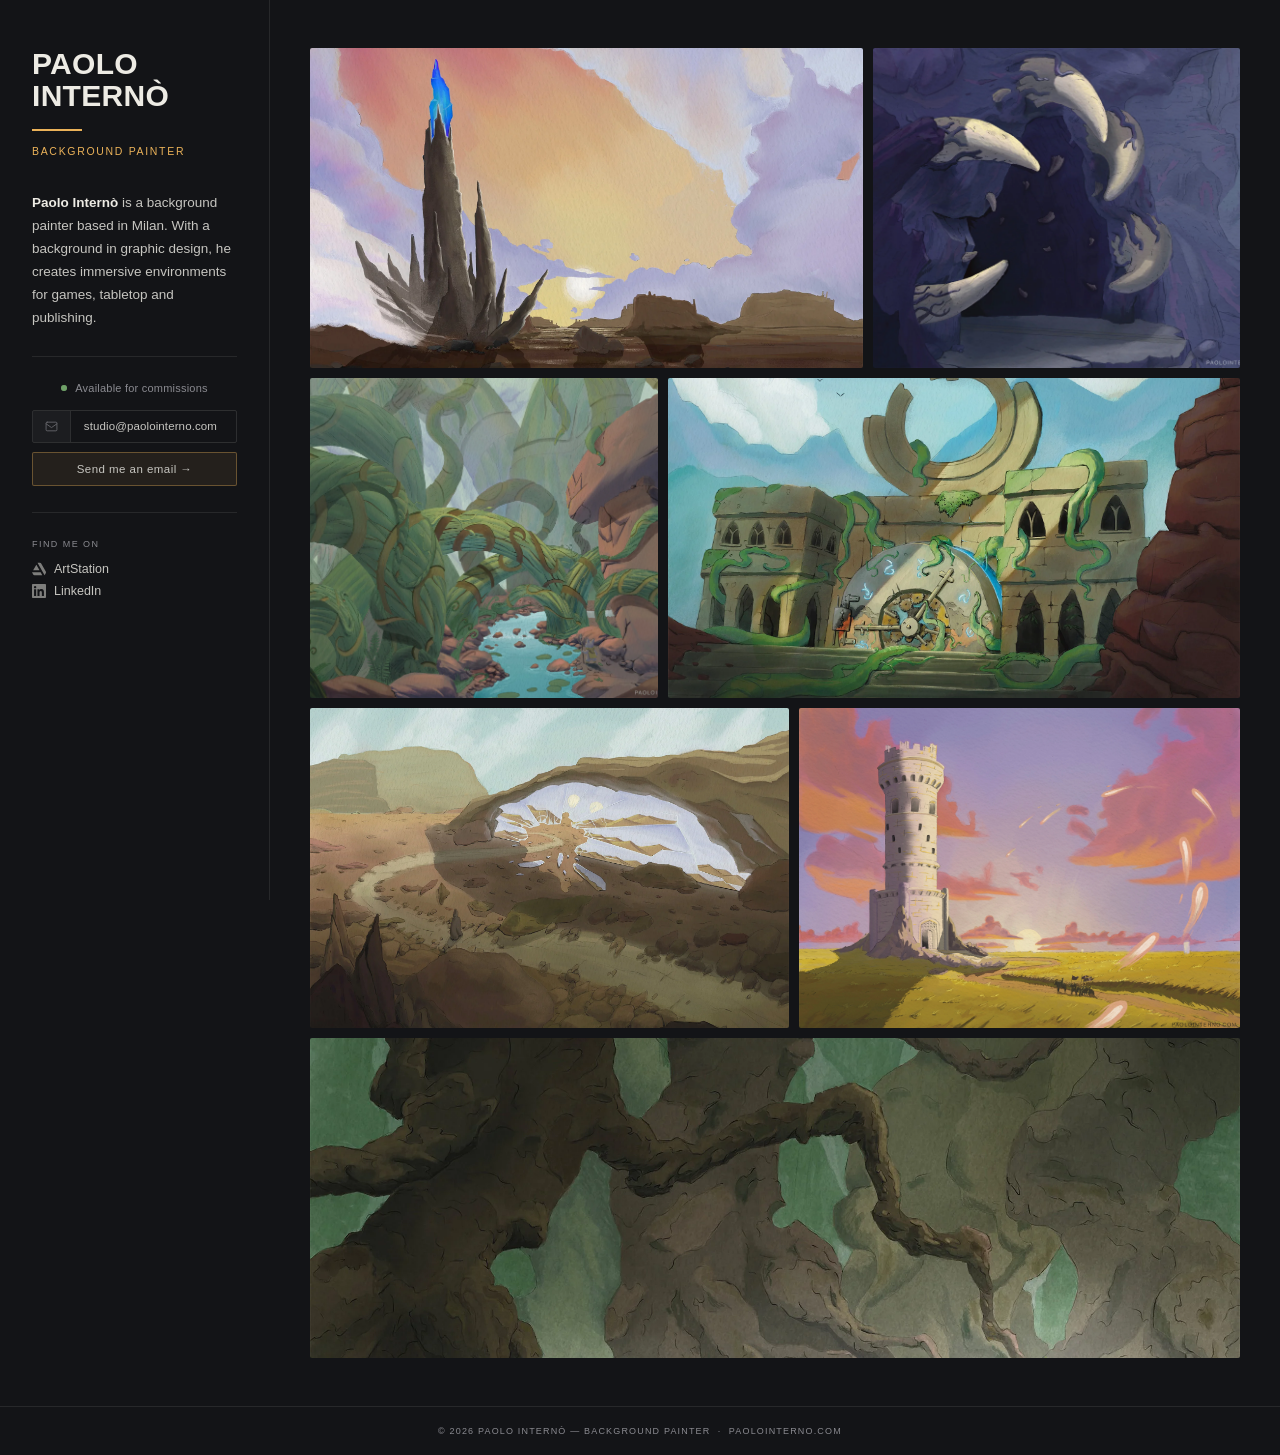
<file: index.html>
<!DOCTYPE html>
<html lang="en">
<head>
  <meta charset="UTF-8" />
  <meta name="viewport" content="width=device-width, initial-scale=1.0" />
  <title>Paolo Internò — Background Painter</title>
  <meta name="description" content="Background painter based in Milan, creating environments and worldbuilding for games, tabletop and publishing. Open for commissions — Paolo Internò." />
  <meta name="author" content="Paolo Internò" />
  <meta name="robots" content="index, follow" />
  <link rel="canonical" href="https://www.paolointerno.com/" />
  <link rel="sitemap" type="application/xml" title="Sitemap" href="/sitemap.xml" />
  <link rel="alternate" hreflang="en" href="https://www.paolointerno.com/" />
  <link rel="alternate" hreflang="x-default" href="https://www.paolointerno.com/" />
  <meta property="og:type" content="website" />
  <meta property="og:url" content="https://www.paolointerno.com/" />
  <meta property="og:title" content="Paolo Internò — Background Painter" />
  <meta property="og:description" content="Background painter based in Milan, creating environments and worldbuilding for games, tabletop and publishing. Open for commissions." />
  <meta property="og:image" content="https://www.paolointerno.com/assets/og-image.jpg" />
  <meta property="og:locale" content="en_US" />
  <meta property="og:site_name" content="Paolo Internò — Background Painter" />
  <meta name="twitter:card" content="summary_large_image" />
  <meta name="twitter:title" content="Paolo Internò — Background Painter" />
  <meta name="twitter:description" content="Background painter based in Milan, creating environments and worldbuilding for games, tabletop and publishing." />
  <meta name="twitter:image" content="https://www.paolointerno.com/assets/og-image.jpg" />

<link rel="icon" type="image/png" href="assets/favicon/favicon-96x96.png" sizes="96x96" />
<link rel="icon" type="image/svg+xml" href="assets/favicon/favicon.svg" />
<link rel="shortcut icon" href="assets/favicon/favicon.ico" />
<link rel="apple-touch-icon" sizes="180x180" href="assets/favicon/apple-touch-icon.png" />
<meta name="apple-mobile-web-app-title" content="Internò" />
<link rel="manifest" href="assets/favicon/site.webmanifest" />

  
  <meta name="apple-mobile-web-app-capable" content="yes" />
  <meta name="apple-mobile-web-app-status-bar-style" content="black-translucent" />
  <meta name="theme-color" content="#131417" />
  <meta name="msapplication-TileColor" content="#131417" />
  <script type="application/ld+json">
  {
    "@context": "https://schema.org",
    "@graph": [
      {
        "@type": "Person",
        "@id": "https://www.paolointerno.com/#person",
        "name": "Paolo Internò",
        "alternateName": [
          "Paolo Interno",
          "P. Internò",
          "P. Interno"
        ],
        "url": "https://www.paolointerno.com",
        "email": "studio@paolointerno.com",
        "jobTitle": "Freelance Background Painter",
        "description": "Paolo Internò (Paolo Interno) is a background painter based in Milan, creating environments and worldbuilding for games, tabletop and publishing.",
        "knowsAbout": [
          "background painting",
          "environment painting",
          "environment illustration",
          "fantasy landscape art",
          "world-building",
          "digital painting",
          "game art",
          "publishing illustration",
          "background art"
        ],
        "address": {
          "@type": "PostalAddress",
          "addressLocality": "Milan",
          "addressCountry": "IT"
        },
        "sameAs": [
          "https://www.artstation.com/paolointerno",
          "https://www.linkedin.com/in/paolointerno"
        ]
      },
      {
        "@type": "ProfessionalService",
        "@id": "https://www.paolointerno.com/#service",
        "name": "Paolo Internò — Freelance Background Painting",
        "url": "https://www.paolointerno.com",
        "email": "studio@paolointerno.com",
        "provider": {
          "@id": "https://www.paolointerno.com/#person"
        },
        "serviceType": [
          "Background Painting",
          "Environment Art",
          "Environment Illustration",
          "Fantasy Illustration"
        ],
        "areaServed": "Worldwide",
        "description": "Commission-based background painting and environment art for games, tabletop and publishing. Focused on world-building, composition and atmosphere.",
        "hasOfferCatalog": {
          "@type": "OfferCatalog",
          "name": "Background Painting & Environment Art Services",
          "itemListElement": [
            {
              "@type": "Offer",
              "itemOffered": {
                "@type": "Service",
                "name": "Background Painting"
              }
            },
            {
              "@type": "Offer",
              "itemOffered": {
                "@type": "Service",
                "name": "Environment Art for Games and Tabletop"
              }
            },
            {
              "@type": "Offer",
              "itemOffered": {
                "@type": "Service",
                "name": "Publishing Illustration"
              }
            }
          ]
        }
      },
      {
        "@type": "WebPage",
        "@id": "https://www.paolointerno.com/#webpage",
        "url": "https://www.paolointerno.com/",
        "name": "Paolo Internò — Background Painter",
        "description": "Portfolio of Paolo Internò, background painter based in Milan, creating environments and worldbuilding for games, tabletop and publishing.",
        "author": {
          "@id": "https://www.paolointerno.com/#person"
        },
        "inLanguage": "en",
        "about": {
          "@id": "https://www.paolointerno.com/#person"
        }
      },
      {
        "@type": "ImageGallery",
        "@id": "https://www.paolointerno.com/#gallery",
        "name": "Background Painting & Environment Art Portfolio — Paolo Internò",
        "url": "https://www.paolointerno.com/",
        "author": {
          "@id": "https://www.paolointerno.com/#person"
        },
        "hasPart": [
          {
            "@type": "ImageObject",
            "name": "Spire at Dusk",
            "description": "A lone crystal spire crowned with blue flame rises from a desert plain at sunset — environment painting by Paolo Internò.",
            "contentUrl": "https://www.paolointerno.com/assets/illustrations/spire_at_dusk_final.webp",
            "encodingFormat": "image/webp",
            "author": {
              "@id": "https://www.paolointerno.com/#person"
            },
            "keywords": "environment illustration, background painting, digital painting"
          },
          {
            "@type": "ImageObject",
            "name": "Bone Cavern",
            "description": "A cavern mouth framed by enormous bone tusks — environment painting by Paolo Internò.",
            "contentUrl": "https://www.paolointerno.com/assets/illustrations/bone_cavern_final.webp",
            "encodingFormat": "image/webp",
            "author": {
              "@id": "https://www.paolointerno.com/#person"
            },
            "keywords": "fantasy environment art, background painting, digital painting"
          },
          {
            "@type": "ImageObject",
            "name": "Vine Canyon",
            "description": "A stream winds through a canyon of giant twisting vines and weathered stone — environment painting by Paolo Internò.",
            "contentUrl": "https://www.paolointerno.com/assets/illustrations/vine_canyon_final.webp",
            "encodingFormat": "image/webp",
            "author": {
              "@id": "https://www.paolointerno.com/#person"
            },
            "keywords": "fantasy landscape illustration, background painting, digital painting"
          },
          {
            "@type": "ImageObject",
            "name": "Sanctuary Gate",
            "description": "A vine-covered stone sanctuary crowned by a great ring, with a wheel-like gate at its foot — environment painting by Paolo Internò.",
            "contentUrl": "https://www.paolointerno.com/assets/illustrations/sanctuary_gate_final.webp",
            "encodingFormat": "image/webp",
            "author": {
              "@id": "https://www.paolointerno.com/#person"
            },
            "keywords": "fantasy landscape art, background painting, digital painting"
          },
          {
            "@type": "ImageObject",
            "name": "Stone Arch",
            "description": "A desert path winds beneath a natural stone arch filled with light — environment painting by Paolo Internò.",
            "contentUrl": "https://www.paolointerno.com/assets/illustrations/stone_arch_final.webp",
            "encodingFormat": "image/webp",
            "author": {
              "@id": "https://www.paolointerno.com/#person"
            },
            "keywords": "environment landscape illustration, background painting, digital painting"
          },
          {
            "@type": "ImageObject",
            "name": "Sunset Tower",
            "description": "A lone stone tower stands in golden grassland beneath a sunset sky — environment painting by Paolo Internò.",
            "contentUrl": "https://www.paolointerno.com/assets/illustrations/sunset_tower_final.webp",
            "encodingFormat": "image/webp",
            "author": {
              "@id": "https://www.paolointerno.com/#person"
            },
            "keywords": "environment landscape illustration, background painting, digital painting"
          },
          {
            "@type": "ImageObject",
            "name": "Ancient Grove",
            "description": "Massive ancient roots and trunks rise above a glowing green pool — environment painting by Paolo Internò.",
            "contentUrl": "https://www.paolointerno.com/assets/illustrations/ancient_grove_final.webp",
            "encodingFormat": "image/webp",
            "author": {
              "@id": "https://www.paolointerno.com/#person"
            },
            "keywords": "environment illustration, background painting, digital painting"
          }
        ]
      }
    ]
  }
  </script>
  <link rel="preload" as="image" href="assets/illustrations/spire_at_dusk_final.webp" type="image/webp" fetchpriority="high" />

  <link rel="stylesheet" href="style.css" />
  </head>
<body>

<!-- ── Lightbox ── -->
<div class="lightbox" id="lightbox" role="dialog" aria-modal="true" aria-labelledby="lbTitle">
  <div class="lightbox-backdrop" id="lbBackdrop"></div>
  <button class="lightbox-close" id="lbClose" aria-label="Close">&#x2715;</button>
  <div class="lightbox-inner">
    <div class="lightbox-scroll-area" id="lbScrollArea"></div>
    <div class="lightbox-panel">
      <div class="lightbox-counter" id="lbCounter"></div>
      <div class="lightbox-title" id="lbTitle"></div>
      <div class="lightbox-meta" id="lbMeta"></div>
      <button class="lightbox-close-mobile" id="lbCloseMobile" aria-label="Close">&#x2715;</button>
      <div class="lightbox-desc" id="lbDesc"></div>
      <div class="lightbox-divider"></div>
      <div class="lightbox-nav">
        <button class="lightbox-nav-btn" id="lbPrev">
          <svg viewBox="0 0 24 24" fill="none" stroke="currentColor" stroke-width="1.8" stroke-linecap="round" stroke-linejoin="round"><polyline points="15 18 9 12 15 6"/></svg>Prev
        </button>
        <button class="lightbox-nav-btn" id="lbNext">
          Next<svg viewBox="0 0 24 24" fill="none" stroke="currentColor" stroke-width="1.8" stroke-linecap="round" stroke-linejoin="round"><polyline points="9 18 15 12 9 6"/></svg>
        </button>
      </div>
    </div>
  </div>
</div>

<div class="site">

  <!-- ── Sidebar ── -->
  <aside class="sidebar" aria-label="Contact and navigation">
    <div class="sidebar-text-content">

      <h1 class="wordmark">Paolo<br />Internò<span class="sr-only"> (Paolo Interno) — Background Painter</span></h1>
      <span class="wordmark-rule" aria-hidden="true"></span>
      <p class="role">Background Painter</p>

      <p class="about-bio">
        <strong>Paolo Internò</strong> is a background painter based in Milan. With a background in graphic design, he creates immersive environments for games, tabletop and publishing.
      </p>

      <div class="divider"></div>

      <!-- Sidebar caption (desktop only, shown when lightbox is open) -->
      <div class="sidebar-caption-area" id="sbCaption" aria-hidden="true">
        <div class="sidebar-caption-title" id="sbTitle">-</div>
        <div class="sidebar-caption-meta" id="sbMeta">-</div>
        <div class="sidebar-nav-btns">
          <button class="sidebar-nav-btn" id="sbPrev">
            <svg viewBox="0 0 24 24" fill="none" stroke="currentColor" stroke-width="1.8" stroke-linecap="round" stroke-linejoin="round"><polyline points="15 18 9 12 15 6"/></svg>Prev
          </button>
          <button class="sidebar-nav-btn" id="sbNext">
            Next<svg viewBox="0 0 24 24" fill="none" stroke="currentColor" stroke-width="1.8" stroke-linecap="round" stroke-linejoin="round"><polyline points="9 18 15 12 9 6"/></svg>
          </button>
        </div>
        <div class="divider" style="margin-top:1.4rem"></div>
      </div>

      <!-- Contact block -->
      <div class="contact-block">
        <div class="contact-status">
          <div class="avail-dot"></div>
          Available for commissions
        </div>
        <div class="contact-email-row">
          <div class="contact-email-label">
            <svg viewBox="0 0 24 24" fill="none" stroke="currentColor" stroke-width="1.6" stroke-linecap="round" stroke-linejoin="round"><rect x="2" y="4" width="20" height="16" rx="2"/><polyline points="2,7 12,14 22,7"/></svg>
          </div>
          <a class="contact-email-link" href="mailto:studio@paolointerno.com">studio@paolointerno.com</a>
        </div>
        <a class="contact-cta" href="mailto:studio@paolointerno.com">Send me an email →</a>
      </div>

      <!-- Divider before social (hidden on mobile) -->
      <div class="divider sidebar-divider-before-social"></div>

      <!-- Social links (desktop only - hidden on mobile) -->
      <div class="sidebar-section">
        <p class="sidebar-label">Find me on</p>
        <a class="sidebar-link" href="https://www.artstation.com/paolointerno" target="_blank" rel="noopener noreferrer me">
          <svg viewBox="0 0 24 24" fill="currentColor" aria-hidden="true"><path d="M0 17.723l2.027 3.505h.001a2.424 2.424 0 0 0 2.164 1.333h13.457l-2.792-4.838H0zm24 .025c0-.484-.143-.935-.388-1.314L15.728 2.728a2.424 2.424 0 0 0-2.164-1.333H9.419L21.598 22.54l1.92-3.325c.32-.556.482-1.145.482-1.467zm-11.129-3.462L7.428 4.858l-5.444 9.428h10.887z"/></svg>
          ArtStation
        </a>
        <a class="sidebar-link" href="https://www.linkedin.com/in/paolointerno" target="_blank" rel="noopener noreferrer me">
          <svg viewBox="0 0 24 24" fill="currentColor" aria-hidden="true"><path d="M20.447 20.452h-3.554v-5.569c0-1.328-.027-3.037-1.852-3.037-1.853 0-2.136 1.445-2.136 2.939v5.667H9.351V9h3.414v1.561h.046c.477-.9 1.637-1.85 3.37-1.85 3.601 0 4.267 2.37 4.267 5.455v6.286zM5.337 7.433a2.062 2.062 0 0 1-2.063-2.065 2.064 2.064 0 1 1 2.063 2.065zm1.782 13.019H3.555V9h3.564v11.452zM22.225 0H1.771C.792 0 0 .774 0 1.729v20.542C0 23.227.792 24 1.771 24h20.451C23.2 24 24 23.227 24 22.271V1.729C24 .774 23.2 0 22.222 0h.003z"/></svg>
          LinkedIn
        </a>
      </div>

    </div>
  </aside>

  <!-- ── Gallery ── -->
  <main class="gallery-area" aria-label="Portfolio gallery">
    <div class="gallery-grid" id="galleryGrid" role="group" aria-label="Illustration portfolio">
      <!-- Populated dynamically from paintings.js -->
    </div>
    <noscript><p style="color:#8a8a90;padding:4rem 0;text-align:center;font-size:14px;">Please enable JavaScript to view the portfolio.</p></noscript>
  </main>
</div>

<!-- Mobile bottom contact (hidden on desktop) -->
<div class="mobile-bottom-contact">
  <div class="contact-block">
    <div class="contact-status">
      <div class="avail-dot"></div>
      Available for commissions
    </div>
    <div class="contact-email-row">
      <div class="contact-email-label">
        <svg viewBox="0 0 24 24" fill="none" stroke="currentColor" stroke-width="1.6" stroke-linecap="round" stroke-linejoin="round"><rect x="2" y="4" width="20" height="16" rx="2"/><polyline points="2,7 12,14 22,7"/></svg>
      </div>
      <a class="contact-email-link" href="mailto:studio@paolointerno.com">studio@paolointerno.com</a>
    </div>
    <a class="contact-cta" href="mailto:studio@paolointerno.com">Send me an email →</a>
  </div>
  <div class="divider"></div>
  <div class="sidebar-section">
    <p class="sidebar-label">Find me on</p>
    <a class="sidebar-link" href="https://www.artstation.com/paolointerno" target="_blank" rel="noopener noreferrer me">
      <svg viewBox="0 0 24 24" fill="currentColor" aria-hidden="true"><path d="M0 17.723l2.027 3.505h.001a2.424 2.424 0 0 0 2.164 1.333h13.457l-2.792-4.838H0zm24 .025c0-.484-.143-.935-.388-1.314L15.728 2.728a2.424 2.424 0 0 0-2.164-1.333H9.419L21.598 22.54l1.92-3.325c.32-.556.482-1.145.482-1.467zm-11.129-3.462L7.428 4.858l-5.444 9.428h10.887z"/></svg>
      ArtStation
    </a>
    <a class="sidebar-link" href="https://www.linkedin.com/in/paolointerno" target="_blank" rel="noopener noreferrer me">
      <svg viewBox="0 0 24 24" fill="currentColor" aria-hidden="true"><path d="M20.447 20.452h-3.554v-5.569c0-1.328-.027-3.037-1.852-3.037-1.853 0-2.136 1.445-2.136 2.939v5.667H9.351V9h3.414v1.561h.046c.477-.9 1.637-1.85 3.37-1.85 3.601 0 4.267 2.37 4.267 5.455v6.286zM5.337 7.433a2.062 2.062 0 0 1-2.063-2.065 2.064 2.064 0 1 1 2.063 2.065zm1.782 13.019H3.555V9h3.564v11.452zM22.225 0H1.771C.792 0 0 .774 0 1.729v20.542C0 23.227.792 24 1.771 24h20.451C23.2 24 24 23.227 24 22.271V1.729C24 .774 23.2 0 22.222 0h.003z"/></svg>
      LinkedIn
    </a>
  </div>
</div>



<!-- Legal notice -->
<footer class="legal-notice">© 2026 <strong style="font-weight:400">Paolo Internò</strong> — Background Painter &nbsp;·&nbsp; paolointerno.com</footer>

<script src="paintings.js"></script>
<script src="app.js"></script>
</body>
</html>
</file>
<file: style.css>
/**
 * style.css — Paolo Internò portfolio
 *
 * Visual identity shared with the portfolio PDF: near-black charcoal ground,
 * warm off-white ink, a single amber accent, Helvetica throughout, and
 * uppercase bold titles with a short accent rule. Change tokens in :root to re-theme.
 */

*,
*::before,
*::after {
  box-sizing: border-box;
  margin: 0;
  padding: 0
}

:root {
  --ink: #edebe4;
  --ink-mid: #c6c5c0;
  --ink-light: #a9a9ad;
  --ink-dim: #8a8a90;
  --paper: #131417;
  --paper-dark: #0b0c0e;
  --paper-mid: #101114;
  --line: rgba(237, 235, 228, .09);
  --accent: #ebb259;
  --sidebar-w: 270px;
  --font-serif: 'Helvetica Neue', Helvetica, Arial, sans-serif;
  --font-sans: 'Helvetica Neue', Helvetica, Arial, sans-serif;
  --radius: 2px;
  --tr: 0.18s ease
}

html,
body {
  height: 100%;
  background: var(--paper);
  color: var(--ink)
}

body {
  font-family: var(--font-sans);
  font-weight: 300;
  -webkit-font-smoothing: antialiased;
  overflow-x: hidden
}

a {
  color: inherit;
  text-decoration: none
}

.sr-only {
  position: absolute;
  width: 1px;
  height: 1px;
  padding: 0;
  margin: -1px;
  overflow: hidden;
  clip: rect(0, 0, 0, 0);
  white-space: nowrap;
  border: 0
}

.site {
  display: grid;
  grid-template-columns: var(--sidebar-w) 1fr;
  min-height: 100vh
}

.sidebar {
  position: sticky;
  top: 0;
  height: 100vh;
  overflow-y: auto;
  padding: 3rem 2rem;
  border-right: 1px solid var(--line);
  display: flex;
  flex-direction: column;
  background: var(--paper);
  scrollbar-width: none
}

.sidebar::-webkit-scrollbar {
  display: none
}

.sidebar::after {
  content: '';
  position: absolute;
  bottom: 0;
  left: 0;
  right: 0;
  height: 60px;
  background: linear-gradient(to bottom, transparent, var(--paper));
  pointer-events: none
}

.wordmark {
  font-size: 30px;
  font-weight: 700;
  line-height: 1.08;
  letter-spacing: .01em;
  text-transform: uppercase;
  color: var(--ink);
  margin-bottom: 1rem
}

.wordmark-rule {
  display: block;
  width: 50px;
  height: 2px;
  background: var(--accent);
  margin-bottom: .9rem
}

.role {
  font-size: 10.5px;
  font-weight: 400;
  letter-spacing: .16em;
  text-transform: uppercase;
  color: var(--accent);
  margin-bottom: 2.2rem
}

.divider {
  height: 1px;
  background: var(--line);
  margin-bottom: 1.6rem
}

.about-bio {
  font-size: 13.5px;
  line-height: 1.7;
  color: var(--ink-mid);
  margin-bottom: 1.6rem
}

.about-bio strong {
  color: var(--ink);
  font-weight: 700
}

.sidebar-label {
  font-size: 9px;
  font-weight: 400;
  letter-spacing: .16em;
  text-transform: uppercase;
  color: var(--ink-dim);
  margin-bottom: .6rem
}

.sidebar-section {
  margin-bottom: 1.6rem
}

.sidebar-link {
  display: flex;
  align-items: center;
  gap: 8px;
  font-size: 12.5px;
  color: var(--ink-mid);
  padding: 4px 0;
  transition: color var(--tr), gap var(--tr)
}

.sidebar-link:hover {
  color: var(--ink);
  gap: 11px
}

.sidebar-link svg {
  width: 14px;
  height: 14px;
  flex-shrink: 0;
  opacity: .6;
  transition: opacity var(--tr)
}

.sidebar-link:hover svg {
  opacity: 1
}

.contact-block {
  margin-bottom: 1.6rem
}

.contact-status {
  display: flex;
  align-items: center;
  justify-content: center;
  gap: 8px;
  font-size: 11px;
  color: var(--ink-dim);
  margin-bottom: 1rem;
  letter-spacing: .02em
}

.avail-dot {
  width: 6px;
  height: 6px;
  border-radius: 50%;
  background: #6fa168;
  flex-shrink: 0;
}

.avail-dot {
  position: relative;
  overflow: visible
}

.avail-dot::after {
  content: '';
  position: absolute;
  inset: 0;
  border-radius: 50%;
  background: rgba(111, 161, 104, .5);
  animation: pulse 2.8s ease-in-out infinite;
  z-index: -1
}

@keyframes pulse {

  0%,
  100% {
    transform: scale(1);
    opacity: .5
  }

  50% {
    transform: scale(2.2);
    opacity: 0
  }
}

.contact-email-row {
  display: flex;
  align-items: stretch;
  border: 1px solid rgba(237, 235, 228, .12);
  border-radius: var(--radius);
  overflow: hidden;
  margin-bottom: .55rem;
  transition: border-color var(--tr)
}

.contact-email-row:hover {
  border-color: rgba(237, 235, 228, .25)
}

.contact-email-label {
  background: rgba(255, 255, 255, .04);
  padding: .55rem .75rem;
  display: flex;
  align-items: center;
  border-right: 1px solid rgba(237, 235, 228, .08);
  flex-shrink: 0
}

.contact-email-label svg {
  width: 13px;
  height: 13px;
  color: var(--ink-dim);
  opacity: .7
}

.contact-email-link {
  flex: 1;
  padding: .55rem .8rem;
  font-size: 11.5px;
  color: var(--ink-mid);
  letter-spacing: .01em;
  display: flex;
  align-items: center;
  transition: color var(--tr)
}

.contact-email-link:hover {
  color: var(--ink)
}

.contact-cta {
  display: block;
  width: 100%;
  padding: .65rem 1rem;
  background: rgba(235, 178, 89, .08);
  border: 1px solid rgba(235, 178, 89, .35);
  border-radius: var(--radius);
  color: var(--ink-mid);
  font-family: var(--font-sans);
  font-size: 11.5px;
  font-weight: 400;
  text-align: center;
  letter-spacing: .04em;
  cursor: pointer;
  transition: background var(--tr), color var(--tr), border-color var(--tr)
}

.contact-cta:hover {
  background: rgba(235, 178, 89, .16);
  color: var(--ink);
  border-color: var(--accent)
}

.sidebar-caption-area {
  margin-bottom: 1.6rem;
  display: none
}

.sidebar-caption-area.active {
  display: block
}

.sidebar-caption-title {
  font-size: 14px;
  font-weight: 700;
  letter-spacing: .06em;
  text-transform: uppercase;
  color: var(--ink);
  margin-bottom: .3rem;
  line-height: 1.35
}

.sidebar-caption-meta {
  font-size: 9px;
  letter-spacing: .13em;
  text-transform: uppercase;
  color: var(--accent);
  margin-bottom: .85rem
}

.sidebar-nav-btns {
  display: flex;
  gap: 8px
}

.sidebar-nav-btn {
  flex: 1;
  padding: 7px 0;
  background: transparent;
  border: 1px solid var(--line);
  border-radius: var(--radius);
  color: var(--ink-mid);
  font-family: var(--font-sans);
  font-size: 9px;
  letter-spacing: .12em;
  text-transform: uppercase;
  cursor: pointer;
  transition: background var(--tr), color var(--tr);
  display: flex;
  align-items: center;
  justify-content: center;
  gap: 5px
}

.sidebar-nav-btn:hover {
  background: rgba(235, 178, 89, .08);
  color: var(--ink)
}

.sidebar-nav-btn svg {
  width: 11px;
  height: 11px
}

.gallery-area {
  padding: 3rem 2.5rem;
  background: var(--paper)
}

.gallery-grid {
  display: flex;
  flex-wrap: wrap;
  gap: 10px
}

.gallery-item {
  overflow: hidden;
  position: relative;
  cursor: pointer;
  background: var(--paper-dark);
  border-radius: var(--radius);
  flex-shrink: 0;
  height: 320px;
  user-select: none;
  -webkit-user-select: none;
  touch-action: manipulation;
  opacity: 0;
  animation: fadeUp .5s ease forwards
}

.gallery-item img {
  width: 100%;
  height: 100%;
  object-fit: cover;
  display: block;
  transition: transform .55s cubic-bezier(.25, .46, .45, .94), filter .3s ease
}

.gallery-item:hover img {
  transform: scale(1.05);
  filter: brightness(1.07)
}

.gallery-item::after {
  content: '';
  position: absolute;
  inset: 0;
  border-radius: var(--radius);
  border: 1px solid rgba(237, 235, 228, 0);
  transition: border-color .25s ease;
  pointer-events: none;
  z-index: 2
}

.gallery-item:hover::after {
  border-color: rgba(235, 178, 89, .45)
}

.item-overlay {
  position: absolute;
  inset: 0;
  background: linear-gradient(to top, rgba(8, 9, 10, .75) 0%, transparent 52%);
  opacity: 0;
  transition: opacity .25s ease;
  display: flex;
  align-items: flex-end;
  padding: 12px 14px;
  z-index: 1
}

.gallery-item:focus-visible {
  outline: 2px solid rgba(237, 235, 228, .4);
  outline-offset: 2px
}

.gallery-item:focus-visible .item-overlay {
  opacity: 1
}

.gallery-item:hover .item-overlay {
  opacity: 1
}

.item-label {
  font-size: 11px;
  font-weight: 700;
  letter-spacing: .14em;
  text-transform: uppercase;
  color: var(--ink);
  padding-left: 10px;
  border-left: 2px solid var(--accent)
}

@keyframes fadeUp {
  from {
    opacity: 0;
    transform: translateY(14px)
  }

  to {
    opacity: 1;
    transform: translateY(0)
  }
}

@media(prefers-reduced-motion:reduce) {
  .gallery-item {
    animation: none;
    opacity: 1
  }
}

.lightbox {
  position: fixed;
  inset: 0;
  z-index: 500;
  display: flex;
  opacity: 0;
  pointer-events: none;
  transition: opacity .28s ease
}

.lightbox.open {
  opacity: 1;
  pointer-events: auto
}

.lightbox-backdrop {
  position: absolute;
  inset: 0;
  background: rgba(8, 9, 10, .95);
  cursor: zoom-out
}

.lightbox-inner {
  position: relative;
  z-index: 1;
  display: flex;
  width: 100%;
  height: 100%;
  align-items: stretch
}

.lightbox-scroll-area {
  flex: 1;
  overflow-y: auto;
  min-width: 0;
  padding: 4rem 3rem 4rem;
  scrollbar-width: thin;
  scrollbar-color: var(--line) transparent;
  display: flex;
  flex-direction: column;
  align-items: center;
  gap: 3rem
}

.lightbox-scroll-area::-webkit-scrollbar {
  width: 4px
}

.lightbox-scroll-area::-webkit-scrollbar-thumb {
  background: var(--line);
  border-radius: 2px
}

.lightbox-process-item {
  width: 100%;
  max-width: 900px;
  display: flex;
  flex-direction: column;
  align-items: center;
  gap: .9rem
}

.lightbox-process-item img {
  width: 100%;
  border-radius: 2px;
  box-shadow: 0 20px 60px rgba(0, 0, 0, .7);
  display: block
}

.lightbox-panel {
  width: 255px;
  flex-shrink: 0;
  background: var(--paper-mid);
  border-left: 1px solid var(--line);
  display: flex;
  flex-direction: column;
  padding: 2.5rem 1.8rem 2rem
}

.lightbox-close {
  position: absolute;
  top: 1rem;
  right: 1.3rem;
  background: transparent;
  border: none;
  color: var(--ink-dim);
  font-size: 22px;
  cursor: pointer;
  line-height: 1;
  padding: 4px 8px;
  border-radius: var(--radius);
  transition: color var(--tr);
  z-index: 10
}

.lightbox-close:hover {
  color: var(--ink)
}

.lightbox-close-mobile {
  display: none
}

.lightbox-counter {
  font-size: 9px;
  letter-spacing: .15em;
  text-transform: uppercase;
  color: var(--ink-dim);
  margin-bottom: 1rem
}

.lightbox-title {
  font-size: 19px;
  font-weight: 700;
  letter-spacing: .05em;
  text-transform: uppercase;
  color: var(--ink);
  line-height: 1.3;
  margin-bottom: .45rem
}

.lightbox-meta {
  font-size: 9px;
  letter-spacing: .13em;
  text-transform: uppercase;
  color: var(--accent);
  margin-bottom: 1.4rem
}

.lightbox-desc {
  font-size: 13px;
  line-height: 1.7;
  color: var(--ink-mid);
  flex: 1
}

.lightbox-divider {
  height: 1px;
  background: var(--line);
  margin: 1.4rem 0
}

.lightbox-nav {
  display: flex;
  gap: 8px
}

.lightbox-nav-btn {
  flex: 1;
  padding: 9px 0;
  background: transparent;
  border: 1px solid var(--line);
  border-radius: var(--radius);
  color: var(--ink-mid);
  font-family: var(--font-sans);
  font-size: 9px;
  letter-spacing: .12em;
  text-transform: uppercase;
  cursor: pointer;
  transition: background var(--tr), color var(--tr);
  display: flex;
  align-items: center;
  justify-content: center;
  gap: 6px
}

.lightbox-nav-btn:hover {
  background: rgba(235, 178, 89, .08);
  color: var(--ink)
}

.lightbox-nav-btn svg {
  width: 12px;
  height: 12px
}

.lightbox-panel {
  transform: translateX(18px);
  opacity: 0;
  transition: transform .32s cubic-bezier(.25, .46, .45, .94), opacity .28s ease
}

.lightbox.open .lightbox-panel {
  transform: translateX(0);
  opacity: 1
}

.mobile-bottom-contact {
  display: none
}

.legal-notice {
  text-align: center;
  padding: 1.2rem 1rem;
  font-size: 9px;
  font-weight: 400;
  color: var(--ink-dim);
  letter-spacing: .13em;
  text-transform: uppercase;
  border-top: 1px solid var(--line);
  background: var(--paper)
}

@media(max-width:768px) {
  .site {
    grid-template-columns: 1fr
  }

  .sidebar {
    position: relative;
    height: auto;
    border-right: none;
    border-bottom: 1px solid var(--line);
    padding: 0;
    background: var(--paper);
    display: block
  }

  .sidebar::after {
    display: none
  }

  .sidebar-text-content {
    padding: 2rem 1.4rem;
    display: flex;
    flex-direction: column;
    align-items: center;
    text-align: center
  }

  .wordmark {
    font-size: 26px
  }

  .wordmark-rule {
    margin-left: auto;
    margin-right: auto
  }

  .sidebar-text-content .divider {
    width: 100%
  }

  .sidebar-caption-area,
  .sidebar-divider-before-social,
  .sidebar-section {
    display: none !important
  }

  .contact-block {
    width: 100%;
    max-width: 300px;
    margin-bottom: 0
  }

  .contact-email-row {
    width: 100%
  }

  .contact-cta {
    width: 100%
  }

  .contact-status {
    justify-content: center
  }

  .gallery-area {
    padding: 1.4rem 1rem 2.5rem
  }

  .gallery-grid {
    gap: 8px
  }

  .gallery-item {
    width: 100% !important;
    flex: none !important;
    height: 260px
  }

  .mobile-bottom-contact {
    display: flex;
    flex-direction: column;
    align-items: center;
    padding: 2rem 1.4rem;
    border-top: 1px solid var(--line);
    background: var(--paper);
    text-align: center
  }

  .mobile-bottom-contact .contact-block {
    width: 100%;
    max-width: 300px;
    margin-bottom: 0
  }

  .mobile-bottom-contact .contact-status {
    justify-content: center
  }

  .mobile-bottom-contact .contact-email-row {
    width: 100%
  }

  .mobile-bottom-contact .contact-cta {
    width: 100%
  }

  .mobile-bottom-contact .divider {
    width: 100%;
    max-width: 300px;
    margin: 1.6rem 0 1.6rem
  }

  .mobile-bottom-contact .sidebar-section {
    display: flex !important;
    flex-direction: column;
    align-items: center;
    width: 100%;
    max-width: 300px;
    margin-bottom: 0
  }

  .mobile-bottom-contact .sidebar-link {
    justify-content: center
  }

  .lightbox-inner {
    flex-direction: column
  }

  .lightbox-scroll-area {
    padding: 3.5rem 1rem 8rem;
    gap: 2rem
  }

  .lightbox-panel {
    position: fixed;
    bottom: 0;
    left: 0;
    right: 0;
    width: 100%;
    border-left: none;
    border-top: 1px solid var(--line);
    background: var(--paper-mid);
    padding: 1rem 1.4rem 1.2rem;
    display: flex;
    flex-direction: column;
    gap: .5rem;
    z-index: 10
  }

  .lightbox-close-mobile {
    display: flex;
    order: 1;
    align-items: center;
    justify-content: flex-end;
    background: transparent;
    border: none;
    cursor: pointer;
    font-family: var(--font-sans);
    font-size: 18px;
    color: var(--ink-dim);
    padding: 0 0 6px 0;
    transition: color var(--tr);
    line-height: 1
  }

  .lightbox-close-mobile:hover {
    color: var(--ink)
  }

  .lightbox-counter {
    font-size: 9px;
    order: 2
  }

  .lightbox-title {
    font-size: 16px;
    margin-bottom: 0;
    order: 3
  }

  .lightbox-meta {
    margin-bottom: 0;
    order: 4
  }

  .lightbox-desc {
    font-size: 12px;
    line-height: 1.6;
    order: 5;
    display: -webkit-box;
    -webkit-line-clamp: 2;
    -webkit-box-orient: vertical;
    overflow: hidden
  }

  .lightbox-divider {
    display: none
  }

  .lightbox-nav {
    order: 6
  }

  .lightbox-counter,
  .lightbox-title,
  .lightbox-meta,
  .lightbox-desc,
  .lightbox-nav,
  .lightbox-close-mobile {
    width: 100%
  }
}

@media(max-width:480px) {
  .gallery-item {
    height: 220px
  }
}

.gallery-item figure {
  margin: 0;
  padding: 0;
  width: 100%;
  height: 100%
}

.gallery-item figure picture,
.gallery-item figure picture img {
  width: 100%;
  height: 100%;
  display: block;
  object-fit: cover
}

.gallery-item figcaption {
  position: absolute;
  width: 1px;
  height: 1px;
  padding: 0;
  margin: -1px;
  overflow: hidden;
  clip: rect(0, 0, 0, 0);
  white-space: nowrap;
  border: 0
}
.process-label {
  font-size: 9px;
  font-weight: 400;
  letter-spacing: .16em;
  text-transform: uppercase;
  color: var(--ink-dim);
  text-align: left;
  width: 100%;
  margin-top: -.3rem
}
</file>
